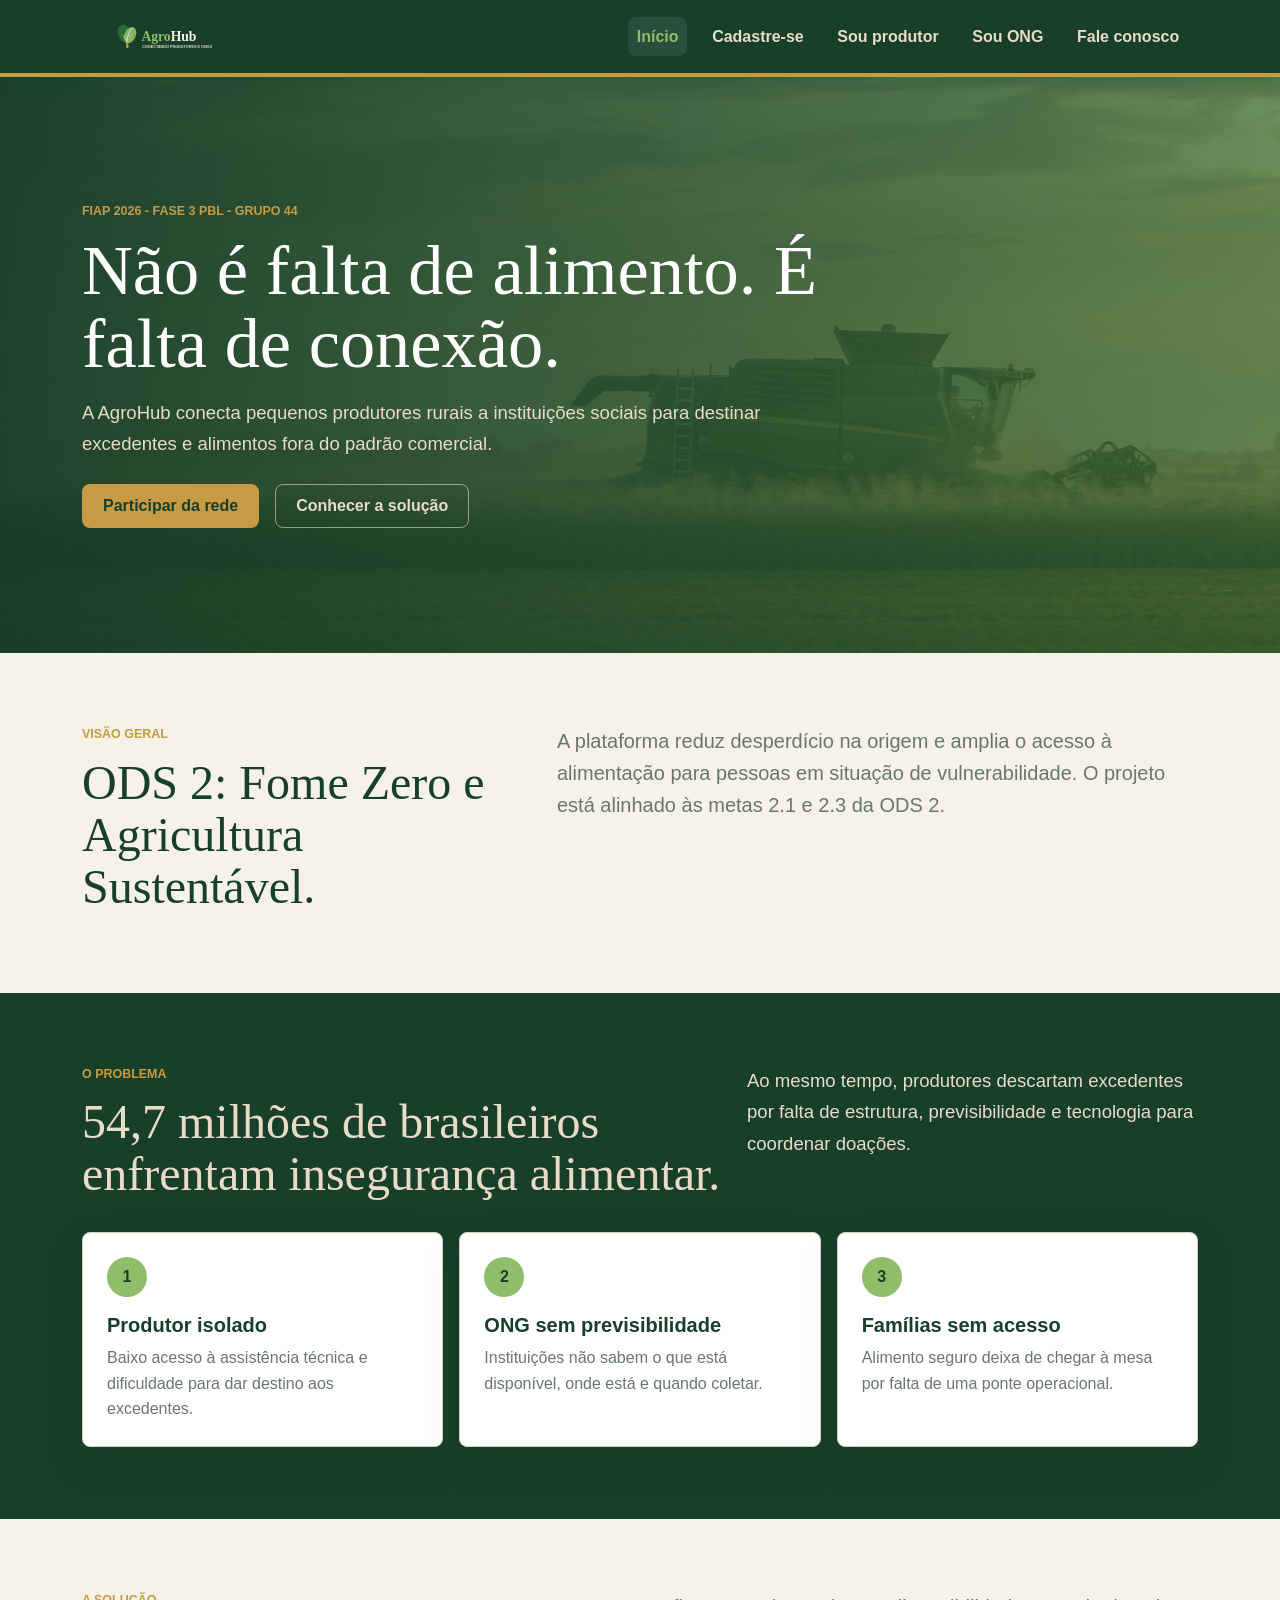
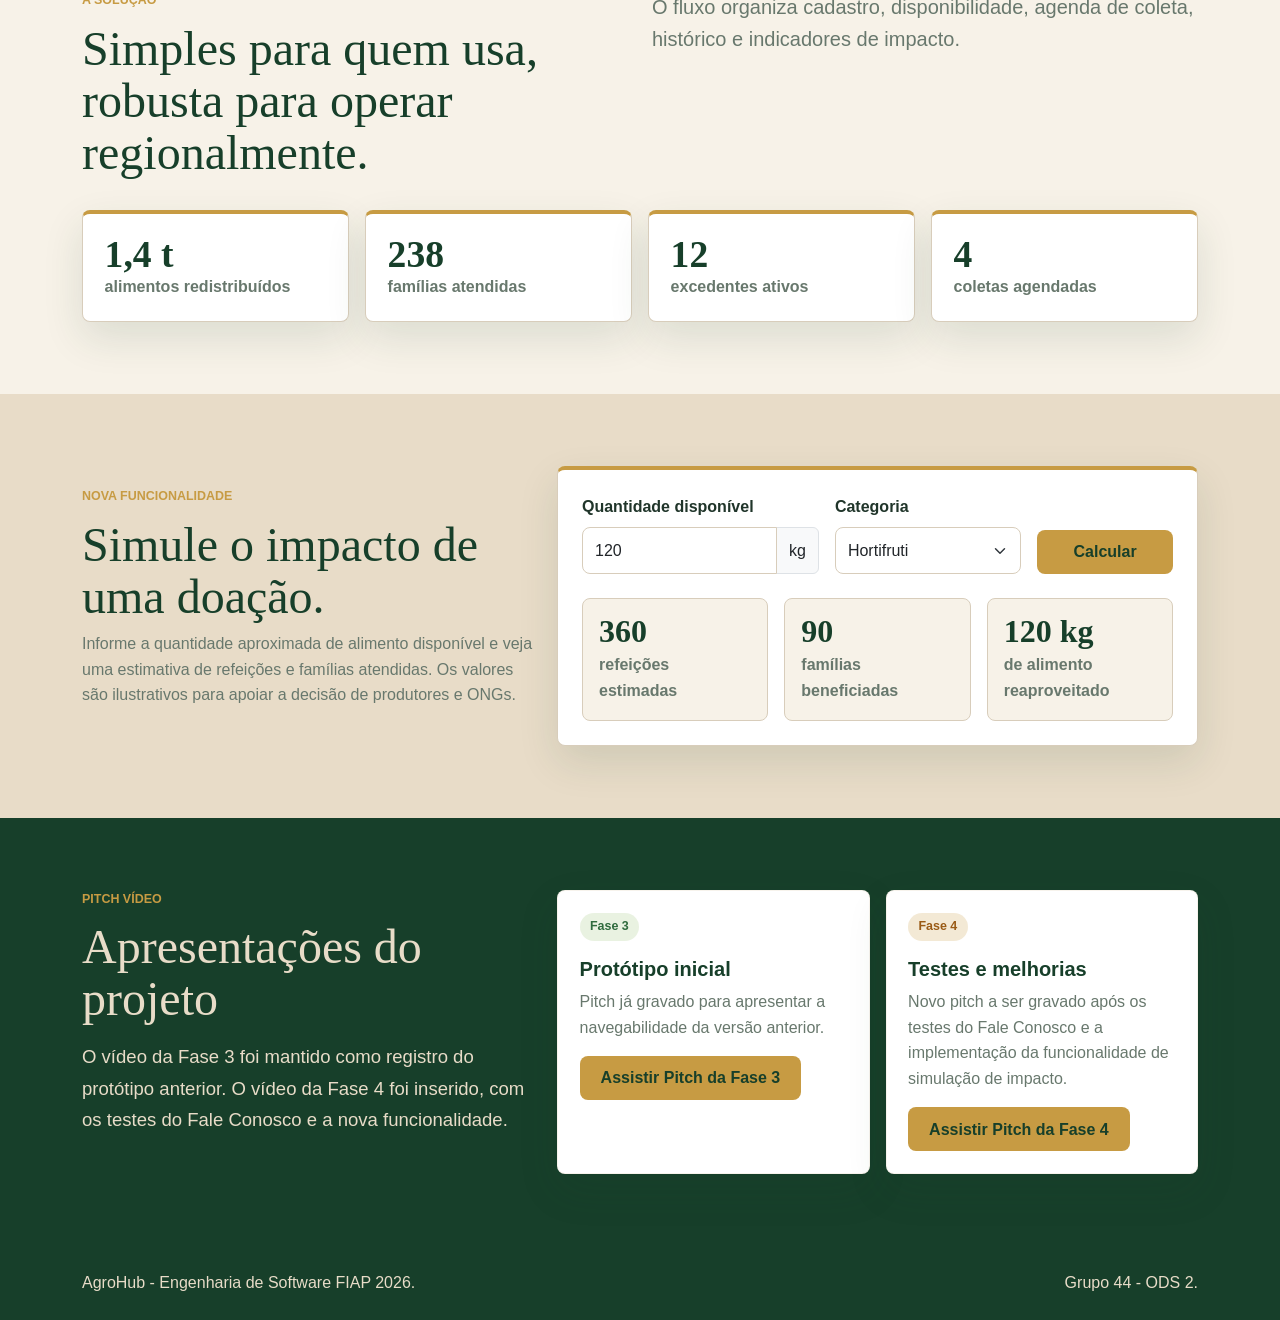
<file: index.html>
<!DOCTYPE html>
<html lang="pt-BR">

<head>
    <meta charset="UTF-8">
    <meta name="viewport" content="width=device-width, initial-scale=1.0">
    <meta name="description"
        content="AgroHub conecta pequenos produtores rurais a ONGs para reduzir desperdício de alimentos.">
    <title>AgroHub | Início</title>
    <link href="https://cdn.jsdelivr.net/npm/bootstrap@5.3.3/dist/css/bootstrap.min.css" rel="stylesheet">
    <link rel="stylesheet" href="css/agrohub.css">
</head>

<body class="ah-page">
    <!-- Menu principal usado em todas as páginas do site. -->
    <nav class="navbar navbar-expand-lg navbar-dark ah-navbar">
        <div class="container">
            <a class="navbar-brand" href="index.html" aria-label="AgroHub - Início">
                <img class="ah-logo" src="img/agrohub_logo.svg" alt="AgroHub">
            </a>
            <button class="navbar-toggler ah-nav-toggle" type="button" data-bs-toggle="collapse"
                data-bs-target="#ahNavbar" aria-controls="ahNavbar" aria-expanded="false" aria-label="Abrir menu">
                <span class="navbar-toggler-icon"></span>
            </button>
            <div class="collapse navbar-collapse" id="ahNavbar">
                <div class="navbar-nav ms-auto gap-lg-3">
                    <a class="ah-nav-link" href="index.html">Início</a>
                    <a class="ah-nav-link" href="cadastro.html">Cadastre-se</a>
                    <a class="ah-nav-link" href="produtor.html">Sou produtor</a>
                    <a class="ah-nav-link" href="ong.html">Sou ONG</a>
                    <a class="ah-nav-link" href="contato.html">Fale conosco</a>
                </div>
            </div>
        </div>
    </nav>

    <main>
        <!-- Abertura da página inicial: apresenta o problema central do projeto. -->
        <section class="ah-hero">
            <div class="container">
                <div class="row align-items-center">
                    <div class="col-lg-8">
                        <span class="ah-eyebrow">FIAP 2026 - Fase 3 PBL - Grupo 44</span>
                        <h1 class="ah-title mb-3">Não é falta de alimento. É falta de conexão.</h1>
                        <p class="ah-lead mb-4">
                            A AgroHub conecta pequenos produtores rurais a instituições sociais para destinar excedentes
                            e alimentos fora do padrão comercial.
                        </p>
                        <div class="d-flex flex-wrap gap-3">
                            <a class="ah-btn" href="cadastro.html">Participar da rede</a>
                            <a class="ah-btn ah-btn-outline" href="#sobre">Conhecer a solução</a>
                        </div>
                    </div>
                </div>
            </div>
        </section>

        <!-- Resumo do projeto e alinhamento com a ODS escolhida. -->
        <section class="ah-section" id="sobre">
            <div class="container">
                <div class="row g-4 align-items-start">
                    <div class="col-lg-5">
                        <span class="ah-eyebrow">Visão geral</span>
                        <h2 class="ah-section-title">ODS 2: Fome Zero e Agricultura Sustentável.</h2>
                    </div>
                    <div class="col-lg-7">
                        <p class="fs-5 ah-text-muted">
                            A plataforma reduz desperdício na origem e amplia o acesso à alimentação para pessoas em
                            situação de vulnerabilidade. O projeto está alinhado às metas 2.1 e 2.3 da ODS 2.
                        </p>
                    </div>
                </div>
            </div>
        </section>

        <!-- Problema dividido em três pontos para facilitar a leitura. -->
        <section class="ah-section ah-section-dark" id="problema">
            <div class="container">
                <div class="row g-4 mb-4">
                    <div class="col-lg-7">
                        <span class="ah-eyebrow">O problema</span>
                        <h2 class="ah-section-title">54,7 milhões de brasileiros enfrentam insegurança alimentar.</h2>
                    </div>
                    <div class="col-lg-5">
                        <p class="ah-lead">
                            Ao mesmo tempo, produtores descartam excedentes por falta de estrutura, previsibilidade e
                            tecnologia para coordenar doações.
                        </p>
                    </div>
                </div>
                <div class="row g-3">
                    <div class="col-md-4">
                        <article class="ah-card">
                            <span class="ah-step">1</span>
                            <h3 class="ah-card-title h5">Produtor isolado</h3>
                            <p class="ah-text-muted mb-0">Baixo acesso à assistência técnica e dificuldade para dar
                                destino aos excedentes.</p>
                        </article>
                    </div>
                    <div class="col-md-4">
                        <article class="ah-card">
                            <span class="ah-step">2</span>
                            <h3 class="ah-card-title h5">ONG sem previsibilidade</h3>
                            <p class="ah-text-muted mb-0">Instituições não sabem o que está disponível, onde está e
                                quando coletar.</p>
                        </article>
                    </div>
                    <div class="col-md-4">
                        <article class="ah-card">
                            <span class="ah-step">3</span>
                            <h3 class="ah-card-title h5">Famílias sem acesso</h3>
                            <p class="ah-text-muted mb-0">Alimento seguro deixa de chegar à mesa por falta de uma ponte
                                operacional.</p>
                        </article>
                    </div>
                </div>
            </div>
        </section>

        <!-- Solução proposta e indicadores simulados para apresentação. -->
        <section class="ah-section" id="solucao">
            <div class="container">
                <div class="row g-4 align-items-start mb-4">
                    <div class="col-lg-6">
                        <span class="ah-eyebrow">A solução</span>
                        <h2 class="ah-section-title">Simples para quem usa, robusta para operar regionalmente.</h2>
                    </div>
                    <div class="col-lg-6">
                        <p class="fs-5 ah-text-muted">
                            O fluxo organiza cadastro, disponibilidade, agenda de coleta, histórico e indicadores de
                            impacto.
                        </p>
                    </div>
                </div>
                <div class="row g-3">
                    <div class="col-md-3 col-6">
                        <div class="ah-stat">
                            <strong class="ah-stat-number">1,4 t</strong>
                            <span class="ah-stat-label">alimentos redistribuídos</span>
                        </div>
                    </div>
                    <div class="col-md-3 col-6">
                        <div class="ah-stat">
                            <strong class="ah-stat-number">238</strong>
                            <span class="ah-stat-label">famílias atendidas</span>
                        </div>
                    </div>
                    <div class="col-md-3 col-6">
                        <div class="ah-stat">
                            <strong class="ah-stat-number">12</strong>
                            <span class="ah-stat-label">excedentes ativos</span>
                        </div>
                    </div>
                    <div class="col-md-3 col-6">
                        <div class="ah-stat">
                            <strong class="ah-stat-number">4</strong>
                            <span class="ah-stat-label">coletas agendadas</span>
                        </div>
                    </div>
                </div>
            </div>
        </section>

        <!-- Funcionalidade nova da Fase 4: simula o impacto de uma doação. -->
        <section class="ah-section ah-section-soft" id="simulador">
            <div class="container">
                <div class="row g-4 align-items-center">
                    <div class="col-lg-5">
                        <span class="ah-eyebrow">Nova funcionalidade</span>
                        <h2 class="ah-section-title">Simule o impacto de uma doação.</h2>
                        <p class="ah-text-muted">
                            Informe a quantidade aproximada de alimento disponível e veja uma estimativa de refeições
                            e famílias atendidas. Os valores são ilustrativos para apoiar a decisão de produtores e
                            ONGs.
                        </p>
                    </div>

                    <div class="col-lg-7">
                        <form class="ah-panel ah-impact-tool" data-impact-form>
                            <div class="row g-3 align-items-end">
                                <div class="col-md-5">
                                    <label class="form-label fw-bold" for="impacto-kg">Quantidade disponível</label>
                                    <div class="input-group">
                                        <input class="form-control ah-form-control" id="impacto-kg" type="number"
                                            min="1" max="5000" value="120" data-impact-kg>
                                        <span class="input-group-text">kg</span>
                                    </div>
                                </div>

                                <div class="col-md-4">
                                    <label class="form-label fw-bold" for="impacto-categoria">Categoria</label>
                                    <select class="form-select ah-form-control" id="impacto-categoria"
                                        data-impact-category>
                                        <option value="hortifruti">Hortifruti</option>
                                        <option value="graos">Grãos</option>
                                        <option value="laticinios">Laticínios</option>
                                    </select>
                                </div>

                                <div class="col-md-3">
                                    <button class="ah-btn w-100" type="submit">Calcular</button>
                                </div>
                            </div>

                            <div class="ah-impact-result mt-4" aria-live="polite">
                                <div>
                                    <strong data-impact-meals>360</strong>
                                    <span>refeições estimadas</span>
                                </div>
                                <div>
                                    <strong data-impact-families>90</strong>
                                    <span>famílias beneficiadas</span>
                                </div>
                                <div>
                                    <strong data-impact-waste>120 kg</strong>
                                    <span>de alimento reaproveitado</span>
                                </div>
                            </div>
                        </form>
                    </div>
                </div>
            </div>
        </section>

        <!-- Pitch Vídeo: preserva o vídeo da Fase 3 e reserva espaço para o novo vídeo da Fase 4. -->
        <section class="ah-section ah-section-dark" id="pitch">
            <div class="container">
                <div class="row g-4 align-items-stretch">
                    <div class="col-lg-5">
                        <span class="ah-eyebrow">Pitch Vídeo</span>
                        <h2 class="ah-section-title mb-3">Apresentações do projeto</h2>
                        <p class="ah-lead mb-0">
                            O vídeo da Fase 3 foi mantido como registro do protótipo anterior. O vídeo da Fase 4 foi
                            inserido, com os testes do Fale Conosco e a nova funcionalidade.
                        </p>
                    </div>

                    <div class="col-lg-7">
                        <div class="row g-3">
                            <div class="col-md-6">
                                <article class="ah-pitch-card">
                                    <span class="ah-badge ah-badge-success">Fase 3</span>
                                    <h3 class="ah-card-title h5 mt-3">Protótipo inicial</h3>
                                    <p class="ah-text-muted">
                                        Pitch já gravado para apresentar a navegabilidade da versão anterior.
                                    </p>
                                    <a class="ah-btn"
                                        href="https://drive.google.com/file/d/1Q60UvvN7hrO8EKcji6_TGK2RlSb9yrnV/view?usp=sharing"
                                        target="_blank" rel="noopener noreferrer">
                                        Assistir Pitch da Fase 3
                                    </a>
                                </article>
                            </div>

                            <div class="col-md-6">
                                <article class="ah-pitch-card">
                                    <span class="ah-badge ah-badge-warning">Fase 4</span>
                                    <h3 class="ah-card-title h5 mt-3">Testes e melhorias</h3>
                                    <p class="ah-text-muted">
                                        Novo pitch a ser gravado após os testes do Fale Conosco e a implementação da
                                        funcionalidade de simulação de impacto.
                                    </p>
                                    <a class="ah-btn" href="https://youtube.com/shorts/YjEcv2xwYz8" target="_blank"
                                        rel="noopener noreferrer">
                                        Assistir Pitch da Fase 4
                                    </a>
                                </article>
                            </div>
                        </div>
                    </div>
                </div>
            </div>
        </section>
    </main>

    <!-- Rodapé simples, repetido nas demais páginas. -->
    <footer class="ah-footer py-4">
        <div class="container d-flex flex-column flex-md-row justify-content-between gap-2">
            <p>AgroHub - Engenharia de Software FIAP 2026.</p>
            <p>Grupo 44 - ODS 2.</p>
        </div>
    </footer>

    <script src="js/main.js" defer></script>
    <script src="https://cdn.jsdelivr.net/npm/bootstrap@5.3.3/dist/js/bootstrap.bundle.min.js" defer></script>
</body>

</html>
</file>
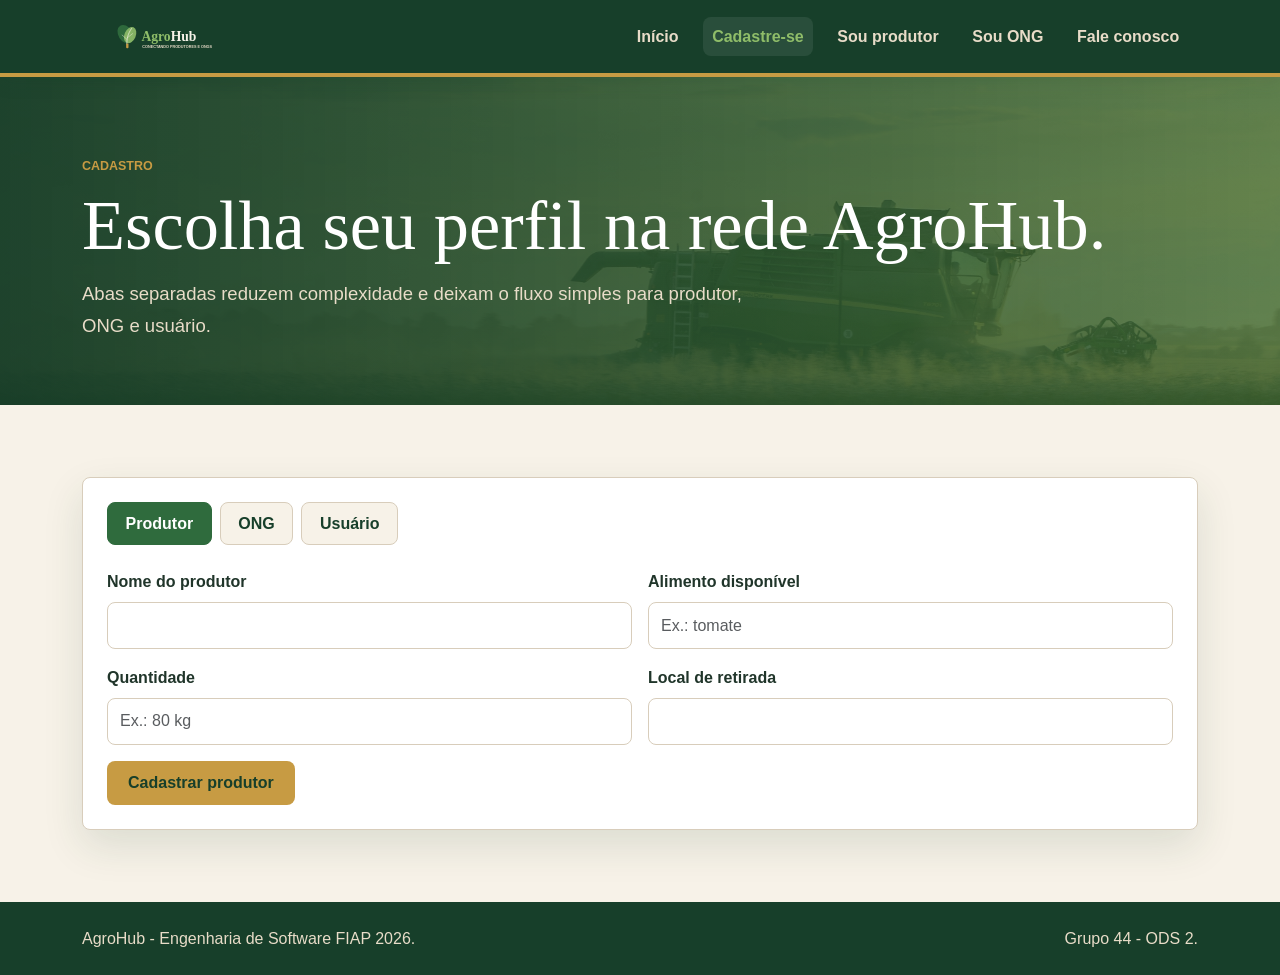
<file: cadastro.html>
<!DOCTYPE html>
<html lang="pt-BR">
<head>
    <meta charset="UTF-8">
    <meta name="viewport" content="width=device-width, initial-scale=1.0">
    <meta name="description" content="Cadastro AgroHub para produtor, ONG e usuário beneficiário.">
    <title>AgroHub | Cadastro</title>
    <link href="https://cdn.jsdelivr.net/npm/bootstrap@5.3.3/dist/css/bootstrap.min.css" rel="stylesheet">
    <link rel="stylesheet" href="css/agrohub.css">
</head>
<body class="ah-page">
    <!-- Menu principal usado em todas as páginas do site. -->
    <nav class="navbar navbar-expand-lg navbar-dark ah-navbar">
        <div class="container">
            <a class="navbar-brand" href="index.html" aria-label="AgroHub - Início">
                <img class="ah-logo" src="img/agrohub_logo.svg" alt="AgroHub">
            </a>
            <button class="navbar-toggler ah-nav-toggle" type="button" data-bs-toggle="collapse" data-bs-target="#ahNavbar"
                aria-controls="ahNavbar" aria-expanded="false" aria-label="Abrir menu">
                <span class="navbar-toggler-icon"></span>
            </button>
            <div class="collapse navbar-collapse" id="ahNavbar">
                <div class="navbar-nav ms-auto gap-lg-3">
                    <a class="ah-nav-link" href="index.html">Início</a>
                    <a class="ah-nav-link" href="cadastro.html">Cadastre-se</a>
                    <a class="ah-nav-link" href="produtor.html">Sou produtor</a>
                    <a class="ah-nav-link" href="ong.html">Sou ONG</a>
                    <a class="ah-nav-link" href="contato.html">Fale conosco</a>
                </div>
            </div>
        </div>
    </nav>

    <main>
        <!-- Cabeçalho da página de cadastro. -->
        <section class="ah-page-hero">
            <div class="container">
                <span class="ah-eyebrow">Cadastro</span>
                <h1 class="ah-title mb-3">Escolha seu perfil na rede AgroHub.</h1>
                <p class="ah-lead mb-0">Abas separadas reduzem complexidade e deixam o fluxo simples para produtor, ONG e usuário.</p>
            </div>
        </section>

        <!-- Abas de cadastro: cada perfil possui os campos realmente necessários. -->
        <section class="ah-section">
            <div class="container">
                <div class="ah-panel">
                    <div class="d-flex flex-wrap gap-2 mb-4" role="tablist" aria-label="Tipos de cadastro">
                        <button class="ah-tab active" type="button" role="tab" data-tab="produtor" aria-controls="painel-produtor" aria-selected="true">Produtor</button>
                        <button class="ah-tab" type="button" role="tab" data-tab="ong" aria-controls="painel-ong" aria-selected="false">ONG</button>
                        <button class="ah-tab" type="button" role="tab" data-tab="usuario" aria-controls="painel-usuario" aria-selected="false">Usuário</button>
                    </div>

                    <!-- Cadastro do produtor: mantido curto para facilitar o uso no campo. -->
                    <form class="ah-panel-form" id="painel-produtor" role="tabpanel" data-panel="produtor" data-ah-form novalidate>
                        <div class="row g-3">
                            <div class="col-md-6">
                                <label class="form-label fw-bold" for="produtor-nome">Nome do produtor</label>
                                <input class="form-control ah-form-control" id="produtor-nome" name="produtor-nome" type="text" autocomplete="name" required>
                                <div class="invalid-feedback">Informe o nome do produtor.</div>
                            </div>
                            <div class="col-md-6">
                                <label class="form-label fw-bold" for="produtor-alimento">Alimento disponível</label>
                                <input class="form-control ah-form-control" id="produtor-alimento" name="produtor-alimento" type="text" placeholder="Ex.: tomate" required>
                                <div class="invalid-feedback">Informe o alimento disponível.</div>
                            </div>
                            <div class="col-md-6">
                                <label class="form-label fw-bold" for="produtor-quantidade">Quantidade</label>
                                <input class="form-control ah-form-control" id="produtor-quantidade" name="produtor-quantidade" type="text" placeholder="Ex.: 80 kg" required>
                                <div class="invalid-feedback">Informe a quantidade aproximada.</div>
                            </div>
                            <div class="col-md-6">
                                <label class="form-label fw-bold" for="produtor-retirada">Local de retirada</label>
                                <input class="form-control ah-form-control" id="produtor-retirada" name="produtor-retirada" type="text" autocomplete="street-address" required>
                                <div class="invalid-feedback">Informe o local de retirada.</div>
                            </div>
                            <div class="col-12">
                                <p class="ah-success d-none p-3 mb-3" data-form-success hidden>Cadastro de produtor recebido com sucesso.</p>
                                <button class="ah-btn" type="submit">Cadastrar produtor</button>
                            </div>
                        </div>
                    </form>

                    <!-- Cadastro da ONG: dados básicos para contato e validação institucional. -->
                    <form class="ah-panel-form d-none" id="painel-ong" role="tabpanel" data-panel="ong" data-ah-form novalidate>
                        <div class="row g-3">
                            <div class="col-md-6">
                                <label class="form-label fw-bold" for="ong-nome">Nome da ONG</label>
                                <input class="form-control ah-form-control" id="ong-nome" name="ong-nome" type="text" autocomplete="organization" required>
                                <div class="invalid-feedback">Informe o nome da ONG.</div>
                            </div>
                            <div class="col-md-6">
                                <label class="form-label fw-bold" for="ong-cnpj">CNPJ</label>
                                <input class="form-control ah-form-control" id="ong-cnpj" name="ong-cnpj" type="text" required>
                                <div class="invalid-feedback">Informe o CNPJ.</div>
                            </div>
                            <div class="col-md-6">
                                <label class="form-label fw-bold" for="ong-email">E-mail</label>
                                <input class="form-control ah-form-control" id="ong-email" name="ong-email" type="email" autocomplete="email" required>
                                <div class="invalid-feedback">Informe um e-mail válido.</div>
                            </div>
                            <div class="col-md-6">
                                <label class="form-label fw-bold" for="ong-cidade">Cidade</label>
                                <input class="form-control ah-form-control" id="ong-cidade" name="ong-cidade" type="text" autocomplete="address-level2" required>
                                <div class="invalid-feedback">Informe a cidade da ONG.</div>
                            </div>
                            <div class="col-12">
                                <p class="ah-success d-none p-3 mb-3" data-form-success hidden>Cadastro de ONG recebido com sucesso.</p>
                                <button class="ah-btn" type="submit">Cadastrar ONG</button>
                            </div>
                        </div>
                    </form>

                    <!-- Cadastro do usuário beneficiário: foco em localização e contato. -->
                    <form class="ah-panel-form d-none" id="painel-usuario" role="tabpanel" data-panel="usuario" data-ah-form novalidate>
                        <div class="row g-3">
                            <div class="col-md-6">
                                <label class="form-label fw-bold" for="usuario-nome">Nome completo</label>
                                <input class="form-control ah-form-control" id="usuario-nome" name="usuario-nome" type="text" autocomplete="name" required>
                                <div class="invalid-feedback">Informe o nome completo.</div>
                            </div>
                            <div class="col-md-6">
                                <label class="form-label fw-bold" for="usuario-email">E-mail</label>
                                <input class="form-control ah-form-control" id="usuario-email" name="usuario-email" type="email" autocomplete="email" required>
                                <div class="invalid-feedback">Informe um e-mail válido.</div>
                            </div>
                            <div class="col-md-6">
                                <label class="form-label fw-bold" for="usuario-cidade">Cidade</label>
                                <input class="form-control ah-form-control" id="usuario-cidade" name="usuario-cidade" type="text" autocomplete="address-level2" required>
                                <div class="invalid-feedback">Informe sua cidade.</div>
                            </div>
                            <div class="col-md-6">
                                <label class="form-label fw-bold" for="usuario-bairro">Bairro</label>
                                <input class="form-control ah-form-control" id="usuario-bairro" name="usuario-bairro" type="text" autocomplete="address-level3" required>
                                <div class="invalid-feedback">Informe seu bairro.</div>
                            </div>
                            <div class="col-12">
                                <p class="ah-success d-none p-3 mb-3" data-form-success hidden>Cadastro de usuário recebido com sucesso.</p>
                                <button class="ah-btn" type="submit">Cadastrar usuário</button>
                            </div>
                        </div>
                    </form>
                </div>
            </div>
        </section>
    </main>

    <!-- Rodapé simples, repetido nas demais páginas. -->
    <footer class="ah-footer py-4">
        <div class="container d-flex flex-column flex-md-row justify-content-between gap-2">
            <p>AgroHub - Engenharia de Software FIAP 2026.</p>
            <p>Grupo 44 - ODS 2.</p>
        </div>
    </footer>

    <script src="js/main.js" defer></script>
    <script src="https://cdn.jsdelivr.net/npm/bootstrap@5.3.3/dist/js/bootstrap.bundle.min.js" defer></script>
</body>
</html>
</file>
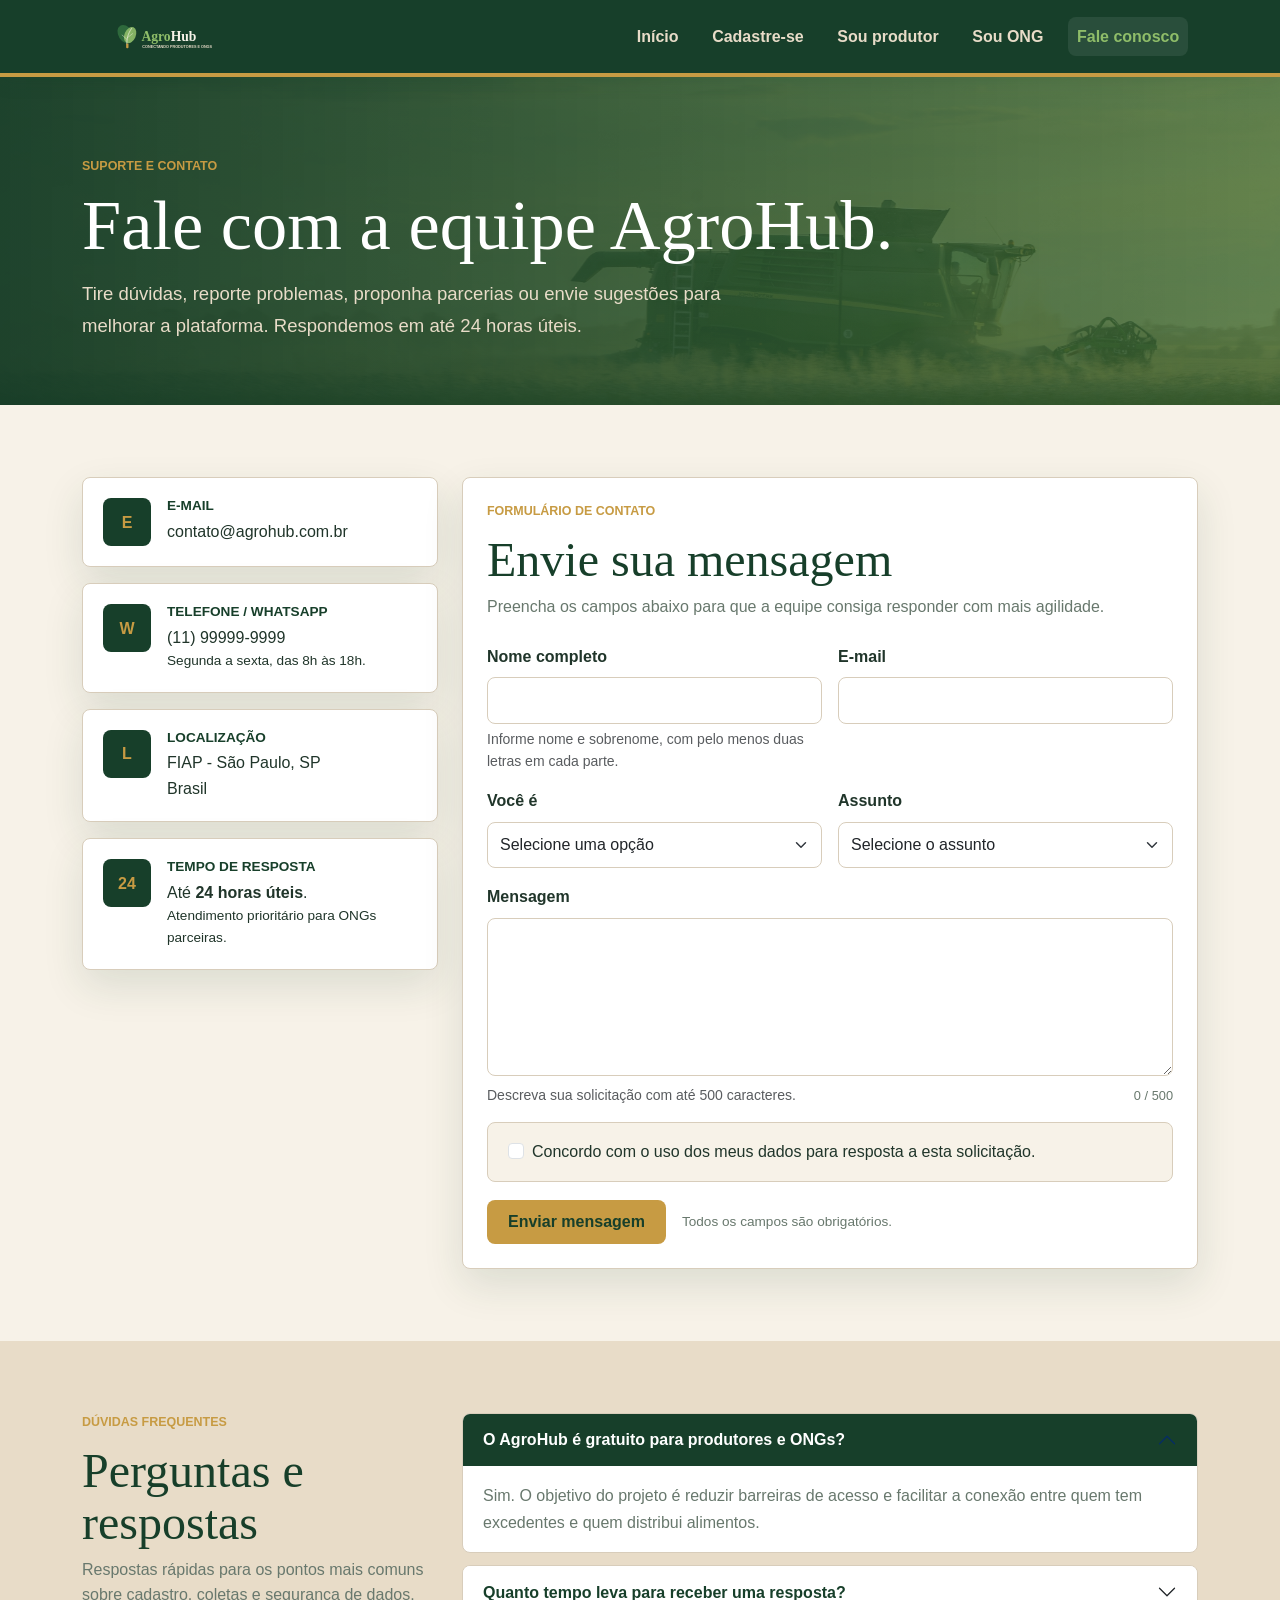
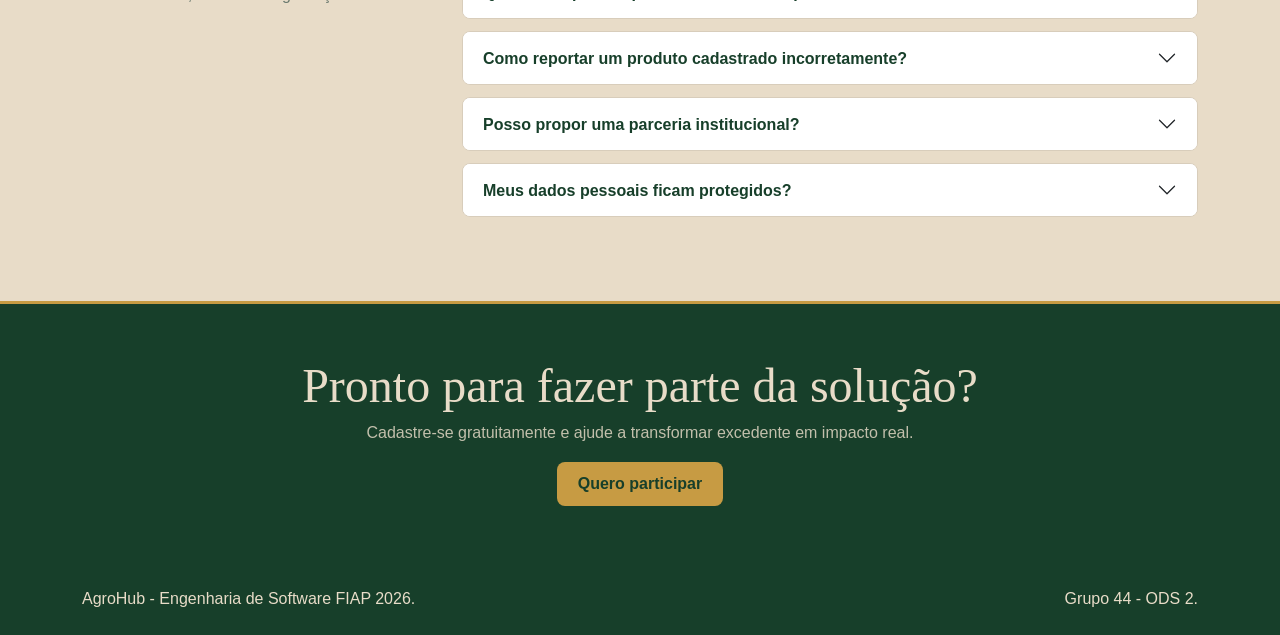
<file: contato.html>
<!DOCTYPE html>
<html lang="pt-BR">
<head>
    <meta charset="UTF-8">
    <meta name="viewport" content="width=device-width, initial-scale=1.0">
    <meta name="description" content="Fale conosco da AgroHub com formulário HTML5 válido.">
    <title>AgroHub | Fale conosco</title>
    <link href="https://cdn.jsdelivr.net/npm/bootstrap@5.3.3/dist/css/bootstrap.min.css" rel="stylesheet">
    <link rel="stylesheet" href="css/agrohub.css">
</head>
<body class="ah-page">
    <!-- Menu principal usado em todas as páginas do site. -->
    <nav class="navbar navbar-expand-lg navbar-dark ah-navbar">
        <div class="container">
            <a class="navbar-brand" href="index.html" aria-label="AgroHub - Início">
                <img class="ah-logo" src="img/agrohub_logo.svg" alt="AgroHub">
            </a>
            <button class="navbar-toggler ah-nav-toggle" type="button" data-bs-toggle="collapse" data-bs-target="#ahNavbar"
                aria-controls="ahNavbar" aria-expanded="false" aria-label="Abrir menu">
                <span class="navbar-toggler-icon"></span>
            </button>
            <div class="collapse navbar-collapse" id="ahNavbar">
                <div class="navbar-nav ms-auto gap-lg-3">
                    <a class="ah-nav-link" href="index.html">Início</a>
                    <a class="ah-nav-link" href="cadastro.html">Cadastre-se</a>
                    <a class="ah-nav-link" href="produtor.html">Sou produtor</a>
                    <a class="ah-nav-link" href="ong.html">Sou ONG</a>
                    <a class="ah-nav-link" href="contato.html">Fale conosco</a>
                </div>
            </div>
        </div>
    </nav>

    <main>
        <!-- Apresentação da página de contato. -->
        <section class="ah-page-hero">
            <div class="container">
                <span class="ah-eyebrow">Suporte e contato</span>
                <h1 class="ah-title mb-3">Fale com a equipe AgroHub.</h1>
                <p class="ah-lead mb-0">
                    Tire dúvidas, reporte problemas, proponha parcerias ou envie sugestões para melhorar a plataforma.
                    Respondemos em até 24 horas úteis.
                </p>
            </div>
        </section>

        <!-- Canais de atendimento e formulário principal. -->
        <section class="ah-section">
            <div class="container">
                <div class="row g-4">
                    <div class="col-lg-4">
                        <aside class="ah-contact-card">
                            <div class="ah-contact-icon">E</div>
                            <div>
                                <h2 class="ah-contact-title">E-mail</h2>
                                <a href="mailto:contato@agrohub.com.br">contato@agrohub.com.br</a>
                            </div>
                        </aside>

                        <aside class="ah-contact-card">
                            <div class="ah-contact-icon">W</div>
                            <div>
                                <h2 class="ah-contact-title">Telefone / WhatsApp</h2>
                                <a href="https://wa.me/5511999999999" target="_blank" rel="noopener">(11) 99999-9999</a>
                                <p class="ah-contact-note">Segunda a sexta, das 8h às 18h.</p>
                            </div>
                        </aside>

                        <aside class="ah-contact-card">
                            <div class="ah-contact-icon">L</div>
                            <div>
                                <h2 class="ah-contact-title">Localização</h2>
                                <p>FIAP - São Paulo, SP<br>Brasil</p>
                            </div>
                        </aside>

                        <aside class="ah-contact-card">
                            <div class="ah-contact-icon">24</div>
                            <div>
                                <h2 class="ah-contact-title">Tempo de resposta</h2>
                                <p>Até <strong>24 horas úteis</strong>.</p>
                                <p class="ah-contact-note">Atendimento prioritário para ONGs parceiras.</p>
                            </div>
                        </aside>
                    </div>

                    <div class="col-lg-8">
                        <form class="ah-panel" id="form-contato" data-ah-form data-contact-form novalidate>
                            <span class="ah-eyebrow">Formulário de contato</span>
                            <h2 class="ah-section-title mb-2">Envie sua mensagem</h2>
                            <p class="ah-text-muted mb-4">
                                Preencha os campos abaixo para que a equipe consiga responder com mais agilidade.
                            </p>

                            <div class="row g-3">
                                <div class="col-md-6">
                                    <label class="form-label fw-bold" for="nome">Nome completo</label>
                                    <input class="form-control ah-form-control" id="nome" name="nome" type="text"
                                        autocomplete="name" data-contact-name aria-describedby="nome-ajuda" required>
                                    <div class="form-text" id="nome-ajuda">Informe nome e sobrenome, com pelo menos duas letras em cada parte.</div>
                                    <div class="invalid-feedback">Informe nome e sobrenome com pelo menos duas letras cada.</div>
                                </div>

                                <div class="col-md-6">
                                    <label class="form-label fw-bold" for="email">E-mail</label>
                                    <input class="form-control ah-form-control" id="email" name="email" type="email"
                                        autocomplete="email" data-contact-email required>
                                    <div class="invalid-feedback">Informe um e-mail válido.</div>
                                </div>

                                <div class="col-md-6">
                                    <label class="form-label fw-bold" for="perfil">Você é</label>
                                    <select class="form-select ah-form-control" id="perfil" name="perfil" required>
                                        <option value="">Selecione uma opção</option>
                                        <option value="produtor">Produtor rural</option>
                                        <option value="ong">ONG ou organização social</option>
                                        <option value="usuario">Usuário beneficiário</option>
                                        <option value="parceiro">Parceiro ou empresa</option>
                                        <option value="imprensa">Imprensa</option>
                                        <option value="outro">Outro</option>
                                    </select>
                                    <div class="invalid-feedback">Selecione seu perfil.</div>
                                </div>

                                <div class="col-md-6">
                                    <label class="form-label fw-bold" for="assunto">Assunto</label>
                                    <select class="form-select ah-form-control" id="assunto" name="assunto" required>
                                        <option value="">Selecione o assunto</option>
                                        <option value="duvida">Dúvida sobre a plataforma</option>
                                        <option value="cadastro">Problema no cadastro</option>
                                        <option value="coleta">Agendamento de coleta</option>
                                        <option value="parceria">Proposta de parceria</option>
                                        <option value="imprensa">Solicitação de imprensa</option>
                                        <option value="feedback">Feedback ou sugestão</option>
                                        <option value="bug">Reportar um problema</option>
                                        <option value="outro">Outro</option>
                                    </select>
                                    <div class="invalid-feedback">Selecione o assunto.</div>
                                </div>

                                <div class="col-12">
                                    <label class="form-label fw-bold" for="mensagem">Mensagem</label>
                                    <textarea class="form-control ah-form-control" id="mensagem" name="mensagem"
                                        rows="6" maxlength="500" data-char-source data-contact-message
                                        aria-describedby="mensagem-ajuda" required></textarea>
                                    <div class="d-flex flex-column flex-sm-row justify-content-between gap-1 mt-1">
                                        <div class="form-text" id="mensagem-ajuda">Descreva sua solicitação com até 500 caracteres.</div>
                                        <div class="ah-char-counter" data-char-counter>0 / 500</div>
                                    </div>
                                    <div class="invalid-feedback">Descreva sua mensagem em até 500 caracteres.</div>
                                </div>

                                <div class="col-12">
                                    <div class="form-check ah-check">
                                        <input class="form-check-input" type="checkbox" id="lgpd" name="lgpd" required>
                                        <label class="form-check-label" for="lgpd">
                                            Concordo com o uso dos meus dados para resposta a esta solicitação.
                                        </label>
                                        <div class="invalid-feedback">Aceite o uso dos dados para continuar.</div>
                                    </div>
                                </div>

                                <div class="col-12">
                                    <p class="ah-success d-none p-3 mb-3" id="form-success" data-form-success hidden>
                                        Mensagem enviada com sucesso. Em breve nossa equipe entrará em contato.
                                    </p>
                                    <div class="d-flex flex-wrap align-items-center gap-3">
                                        <button class="ah-btn" type="submit">Enviar mensagem</button>
                                        <span class="ah-required-note">Todos os campos são obrigatórios.</span>
                                    </div>
                                </div>
                            </div>
                        </form>
                    </div>
                </div>
            </div>
        </section>

        <!-- Perguntas frequentes para resolver dúvidas sem depender de atendimento. -->
        <section class="ah-section ah-section-soft">
            <div class="container">
                <div class="row g-4">
                    <div class="col-lg-4">
                        <span class="ah-eyebrow">Dúvidas frequentes</span>
                        <h2 class="ah-section-title">Perguntas e respostas</h2>
                        <p class="ah-text-muted">
                            Respostas rápidas para os pontos mais comuns sobre cadastro, coletas e segurança de dados.
                        </p>
                    </div>

                    <div class="col-lg-8">
                        <div class="accordion ah-faq" id="faqContato">
                            <div class="accordion-item">
                                <h3 class="accordion-header">
                                    <button class="accordion-button" type="button" data-bs-toggle="collapse"
                                        data-bs-target="#faq1" aria-expanded="true" aria-controls="faq1">
                                        O AgroHub é gratuito para produtores e ONGs?
                                    </button>
                                </h3>
                                <div id="faq1" class="accordion-collapse collapse show" data-bs-parent="#faqContato">
                                    <div class="accordion-body">
                                        Sim. O objetivo do projeto é reduzir barreiras de acesso e facilitar a conexão
                                        entre quem tem excedentes e quem distribui alimentos.
                                    </div>
                                </div>
                            </div>

                            <div class="accordion-item">
                                <h3 class="accordion-header">
                                    <button class="accordion-button collapsed" type="button" data-bs-toggle="collapse"
                                        data-bs-target="#faq2" aria-expanded="false" aria-controls="faq2">
                                        Quanto tempo leva para receber uma resposta?
                                    </button>
                                </h3>
                                <div id="faq2" class="accordion-collapse collapse" data-bs-parent="#faqContato">
                                    <div class="accordion-body">
                                        A previsão de retorno é de até 24 horas úteis. Demandas de coleta de ONGs
                                        parceiras recebem prioridade.
                                    </div>
                                </div>
                            </div>

                            <div class="accordion-item">
                                <h3 class="accordion-header">
                                    <button class="accordion-button collapsed" type="button" data-bs-toggle="collapse"
                                        data-bs-target="#faq3" aria-expanded="false" aria-controls="faq3">
                                        Como reportar um produto cadastrado incorretamente?
                                    </button>
                                </h3>
                                <div id="faq3" class="accordion-collapse collapse" data-bs-parent="#faqContato">
                                    <div class="accordion-body">
                                        Use o assunto "Reportar um problema" e descreva o alimento, o produtor e o erro
                                        encontrado. Assim a equipe consegue avaliar o caso.
                                    </div>
                                </div>
                            </div>

                            <div class="accordion-item">
                                <h3 class="accordion-header">
                                    <button class="accordion-button collapsed" type="button" data-bs-toggle="collapse"
                                        data-bs-target="#faq4" aria-expanded="false" aria-controls="faq4">
                                        Posso propor uma parceria institucional?
                                    </button>
                                </h3>
                                <div id="faq4" class="accordion-collapse collapse" data-bs-parent="#faqContato">
                                    <div class="accordion-body">
                                        Sim. Selecione "Proposta de parceria" no formulário e envie um resumo da ideia,
                                        da instituição e da região de atuação.
                                    </div>
                                </div>
                            </div>

                            <div class="accordion-item">
                                <h3 class="accordion-header">
                                    <button class="accordion-button collapsed" type="button" data-bs-toggle="collapse"
                                        data-bs-target="#faq5" aria-expanded="false" aria-controls="faq5">
                                        Meus dados pessoais ficam protegidos?
                                    </button>
                                </h3>
                                <div id="faq5" class="accordion-collapse collapse" data-bs-parent="#faqContato">
                                    <div class="accordion-body">
                                        Os dados informados são usados apenas para responder a solicitação enviada pelo
                                        formulário de contato.
                                    </div>
                                </div>
                            </div>
                        </div>
                    </div>
                </div>
            </div>
        </section>

        <!-- Chamada final para levar o visitante ao fluxo de cadastro. -->
        <section class="ah-contact-cta">
            <div class="container text-center">
                <h2 class="ah-section-title">Pronto para fazer parte da solução?</h2>
                <p>Cadastre-se gratuitamente e ajude a transformar excedente em impacto real.</p>
                <a class="ah-btn" href="cadastro.html">Quero participar</a>
            </div>
        </section>
    </main>

    <!-- Rodapé simples, repetido nas demais páginas. -->
    <footer class="ah-footer py-4">
        <div class="container d-flex flex-column flex-md-row justify-content-between gap-2">
            <p>AgroHub - Engenharia de Software FIAP 2026.</p>
            <p>Grupo 44 - ODS 2.</p>
        </div>
    </footer>

    <script src="js/main.js" defer></script>
    <script src="https://cdn.jsdelivr.net/npm/bootstrap@5.3.3/dist/js/bootstrap.bundle.min.js" defer></script>
</body>
</html>
</file>
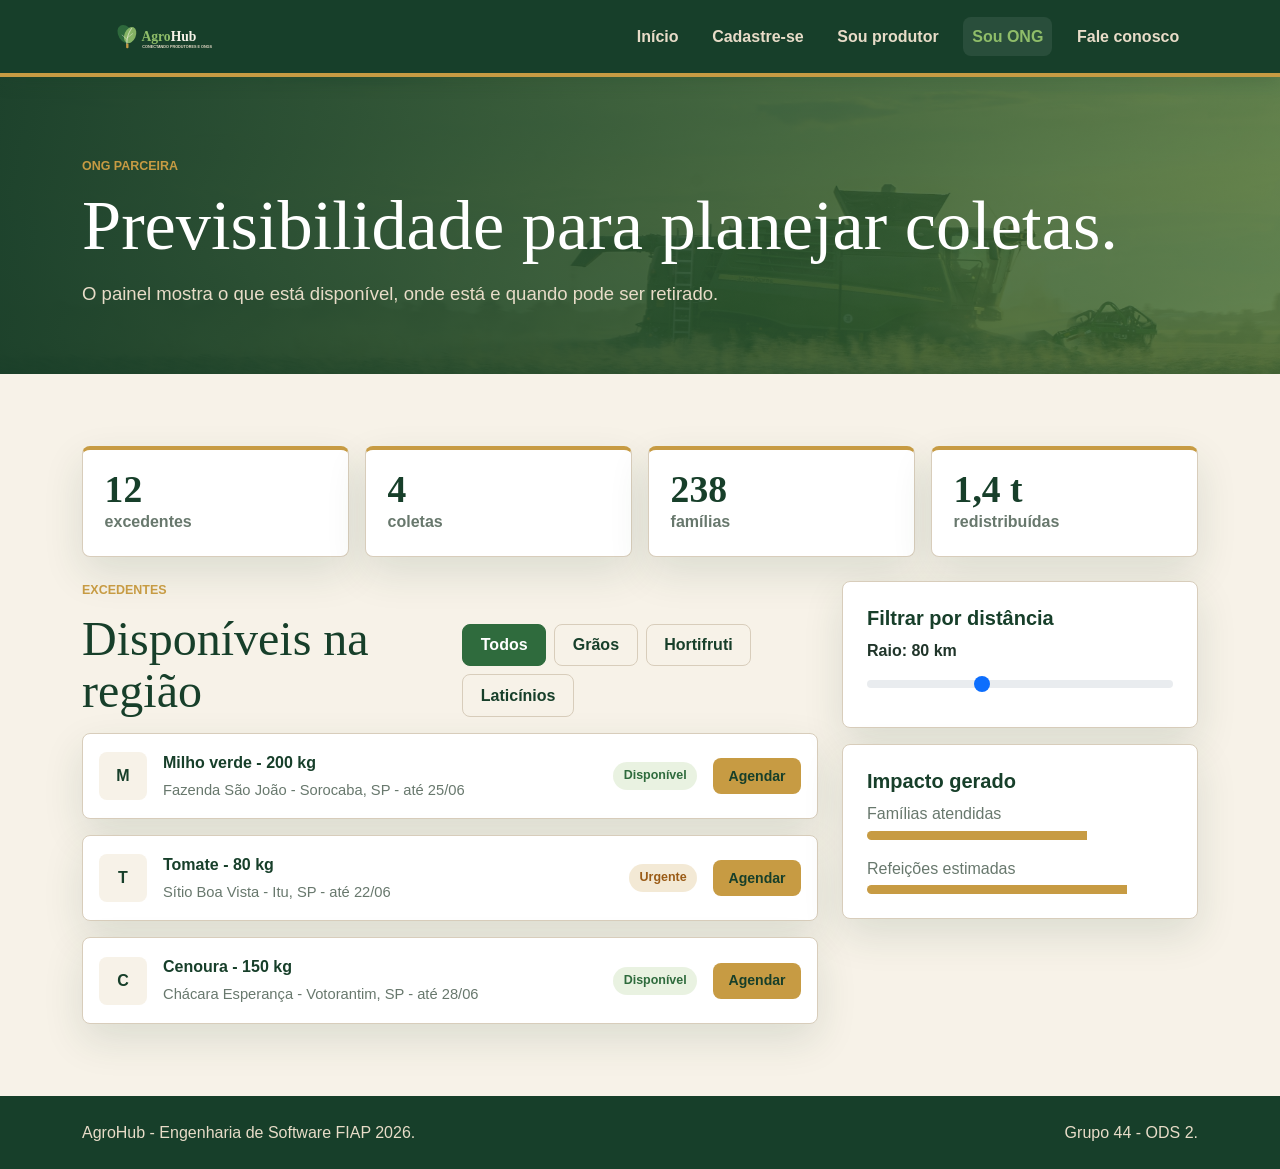
<file: ong.html>
<!DOCTYPE html>
<html lang="pt-BR">
<head>
    <meta charset="UTF-8">
    <meta name="viewport" content="width=device-width, initial-scale=1.0">
    <meta name="description" content="Painel da ONG parceira para ver excedentes, agendar coletas e acompanhar histórico.">
    <title>AgroHub | Sou ONG</title>
    <link href="https://cdn.jsdelivr.net/npm/bootstrap@5.3.3/dist/css/bootstrap.min.css" rel="stylesheet">
    <link rel="stylesheet" href="css/agrohub.css">
</head>
<body class="ah-page">
    <!-- Menu principal usado em todas as páginas do site. -->
    <nav class="navbar navbar-expand-lg navbar-dark ah-navbar">
        <div class="container">
            <a class="navbar-brand" href="index.html" aria-label="AgroHub - Início">
                <img class="ah-logo" src="img/agrohub_logo.svg" alt="AgroHub">
            </a>
            <button class="navbar-toggler ah-nav-toggle" type="button" data-bs-toggle="collapse" data-bs-target="#ahNavbar"
                aria-controls="ahNavbar" aria-expanded="false" aria-label="Abrir menu">
                <span class="navbar-toggler-icon"></span>
            </button>
            <div class="collapse navbar-collapse" id="ahNavbar">
                <div class="navbar-nav ms-auto gap-lg-3">
                    <a class="ah-nav-link" href="index.html">Início</a>
                    <a class="ah-nav-link" href="cadastro.html">Cadastre-se</a>
                    <a class="ah-nav-link" href="produtor.html">Sou produtor</a>
                    <a class="ah-nav-link" href="ong.html">Sou ONG</a>
                    <a class="ah-nav-link" href="contato.html">Fale conosco</a>
                </div>
            </div>
        </div>
    </nav>

    <main>
        <!-- Contexto da ONG e objetivo do painel. -->
        <section class="ah-page-hero">
            <div class="container">
                <span class="ah-eyebrow">ONG parceira</span>
                <h1 class="ah-title mb-3">Previsibilidade para planejar coletas.</h1>
                <p class="ah-lead mb-0">O painel mostra o que está disponível, onde está e quando pode ser retirado.</p>
            </div>
        </section>

        <!-- Indicadores, filtros e lista de excedentes disponíveis. -->
        <section class="ah-section">
            <div class="container">
                <div class="row g-3 mb-4">
                    <div class="col-md-3 col-6">
                        <div class="ah-stat">
                            <strong class="ah-stat-number">12</strong>
                            <span class="ah-stat-label">excedentes</span>
                        </div>
                    </div>
                    <div class="col-md-3 col-6">
                        <div class="ah-stat">
                            <strong class="ah-stat-number">4</strong>
                            <span class="ah-stat-label">coletas</span>
                        </div>
                    </div>
                    <div class="col-md-3 col-6">
                        <div class="ah-stat">
                            <strong class="ah-stat-number">238</strong>
                            <span class="ah-stat-label">famílias</span>
                        </div>
                    </div>
                    <div class="col-md-3 col-6">
                        <div class="ah-stat">
                            <strong class="ah-stat-number">1,4 t</strong>
                            <span class="ah-stat-label">redistribuídas</span>
                        </div>
                    </div>
                </div>

                <div class="row g-4">
                    <div class="col-lg-8">
                        <div class="d-flex flex-column flex-md-row justify-content-between gap-3 mb-3">
                            <div>
                                <span class="ah-eyebrow">Excedentes</span>
                                <h2 class="ah-section-title mb-0">Disponíveis na região</h2>
                            </div>
                            <div class="d-flex flex-wrap gap-2 align-self-md-end" data-filter-group aria-label="Filtrar excedentes">
                                <button class="ah-tab active" type="button" data-filter="todos" aria-pressed="true">Todos</button>
                                <button class="ah-tab" type="button" data-filter="graos" aria-pressed="false">Grãos</button>
                                <button class="ah-tab" type="button" data-filter="hortifruti" aria-pressed="false">Hortifruti</button>
                                <button class="ah-tab" type="button" data-filter="laticinios" aria-pressed="false">Laticínios</button>
                            </div>
                        </div>

                        <!-- Lista filtrável: o JavaScript usa categoria e distância de cada item. -->
                        <div class="ah-list" data-donation-list>
                            <article class="ah-list-item" data-category="graos" data-distance="32">
                                <div class="ah-item-icon">M</div>
                                <div><p class="ah-item-title">Milho verde - 200 kg</p><p class="ah-item-meta">Fazenda São João - Sorocaba, SP - até 25/06</p></div>
                                <span class="ah-badge ah-badge-success">Disponível</span>
                                <button class="ah-btn ah-btn-sm" type="button" data-schedule>Agendar</button>
                            </article>
                            <article class="ah-list-item" data-category="hortifruti" data-distance="47">
                                <div class="ah-item-icon">T</div>
                                <div><p class="ah-item-title">Tomate - 80 kg</p><p class="ah-item-meta">Sítio Boa Vista - Itu, SP - até 22/06</p></div>
                                <span class="ah-badge ah-badge-warning">Urgente</span>
                                <button class="ah-btn ah-btn-sm" type="button" data-schedule>Agendar</button>
                            </article>
                            <article class="ah-list-item" data-category="hortifruti" data-distance="51">
                                <div class="ah-item-icon">C</div>
                                <div><p class="ah-item-title">Cenoura - 150 kg</p><p class="ah-item-meta">Chácara Esperança - Votorantim, SP - até 28/06</p></div>
                                <span class="ah-badge ah-badge-success">Disponível</span>
                                <button class="ah-btn ah-btn-sm" type="button" data-schedule>Agendar</button>
                            </article>
                            <article class="ah-list-item" data-category="laticinios" data-distance="92">
                                <div class="ah-item-icon">L</div>
                                <div><p class="ah-item-title">Leite UHT - 50 caixas</p><p class="ah-item-meta">Cooperativa Laticínio SP - Araçariguama, SP - até 27/06</p></div>
                                <span class="ah-badge ah-badge-success">Disponível</span>
                                <button class="ah-btn ah-btn-sm" type="button" data-schedule>Agendar</button>
                            </article>
                        </div>
                        <p class="ah-empty mt-3" data-empty-state>Nenhum excedente encontrado para esse filtro.</p>
                    </div>

                    <!-- Controles auxiliares do painel da ONG. -->
                    <div class="col-lg-4">
                        <aside class="ah-panel mb-3">
                            <h2 class="ah-card-title h5">Filtrar por distância</h2>
                            <label class="form-label fw-bold" for="distancia">Raio: <span data-range-label>80</span> km</label>
                            <input class="form-range" id="distancia" type="range" min="10" max="200" value="80" data-range>
                        </aside>
                        <aside class="ah-panel">
                            <h2 class="ah-card-title h5">Impacto gerado</h2>
                            <p class="ah-text-muted mb-1">Famílias atendidas</p>
                            <div class="ah-progress mb-3"><span class="ah-progress-bar ah-w-72"></span></div>
                            <p class="ah-text-muted mb-1">Refeições estimadas</p>
                            <div class="ah-progress"><span class="ah-progress-bar ah-w-85"></span></div>
                        </aside>
                    </div>
                </div>
            </div>
        </section>
    </main>

    <!-- Rodapé simples, repetido nas demais páginas. -->
    <footer class="ah-footer py-4">
        <div class="container d-flex flex-column flex-md-row justify-content-between gap-2">
            <p>AgroHub - Engenharia de Software FIAP 2026.</p>
            <p>Grupo 44 - ODS 2.</p>
        </div>
    </footer>

    <script src="js/main.js" defer></script>
    <script src="https://cdn.jsdelivr.net/npm/bootstrap@5.3.3/dist/js/bootstrap.bundle.min.js" defer></script>
</body>
</html>
</file>
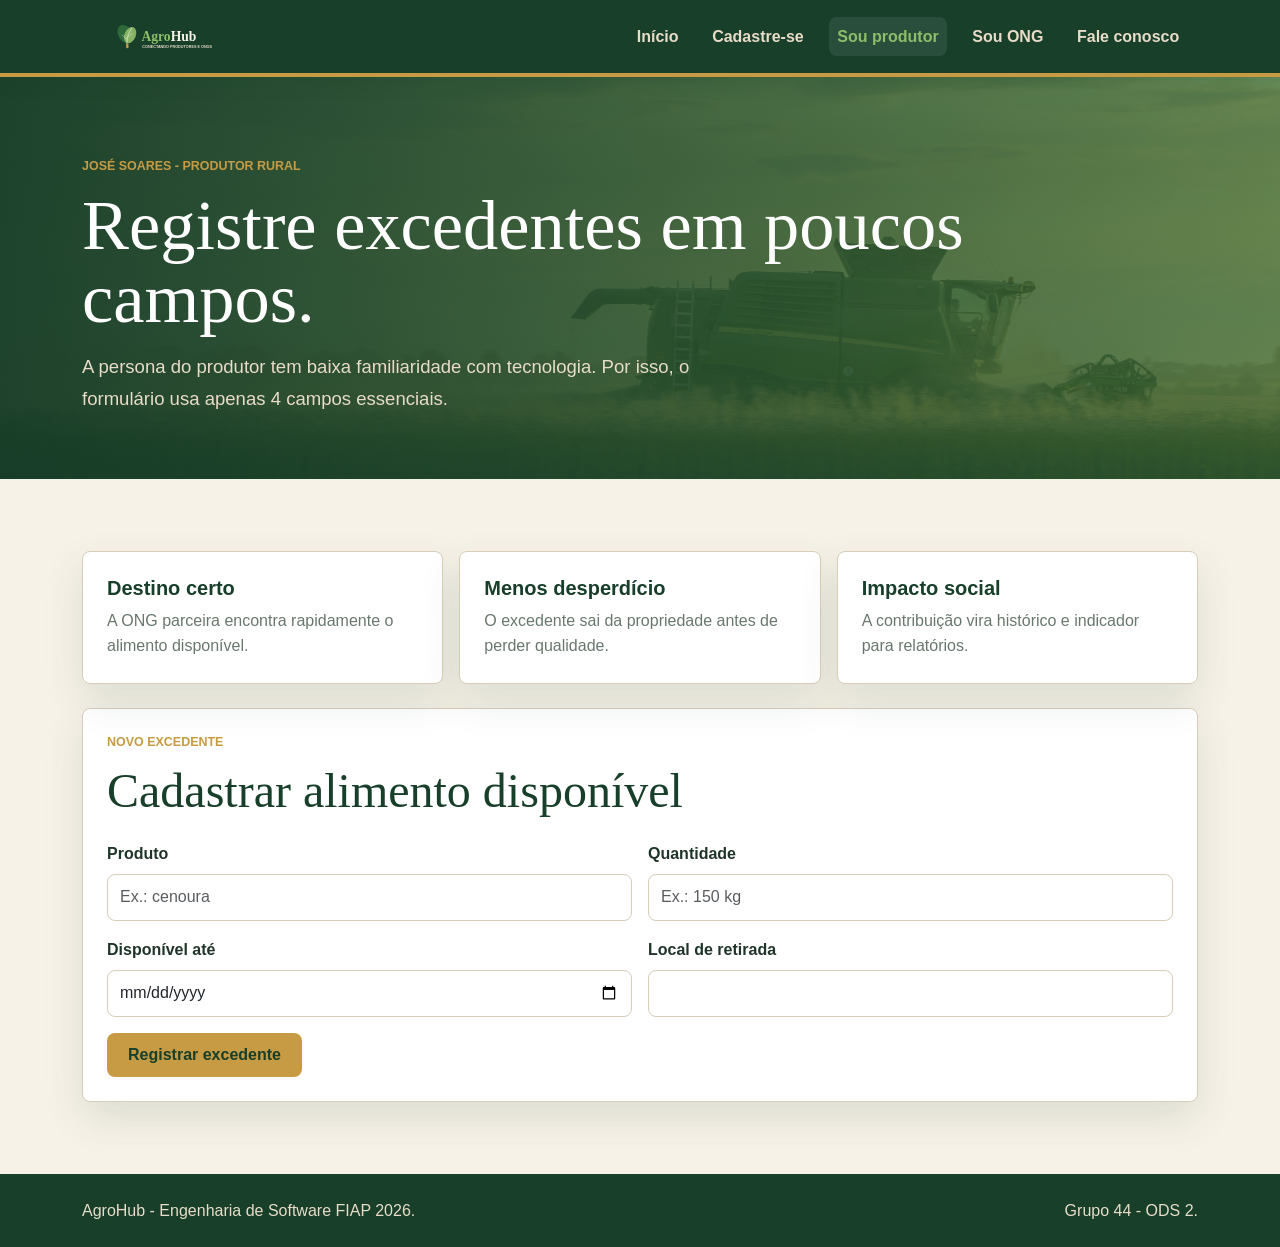
<file: produtor.html>
<!doctype html>
<html lang="pt-BR">
  <head>
    <meta charset="UTF-8" />
    <meta name="viewport" content="width=device-width, initial-scale=1.0" />
    <meta name="description" content="Painel do produtor rural na AgroHub." />
    <title>AgroHub | Sou produtor</title>
    <link
      href="https://cdn.jsdelivr.net/npm/bootstrap@5.3.3/dist/css/bootstrap.min.css"
      rel="stylesheet"
    />
    <link rel="stylesheet" href="css/agrohub.css" />
  </head>
  <body class="ah-page">
    <!-- Menu principal usado em todas as páginas do site. -->
    <nav class="navbar navbar-expand-lg navbar-dark ah-navbar">
      <div class="container">
        <a class="navbar-brand" href="index.html" aria-label="AgroHub - Início">
          <img class="ah-logo" src="img/agrohub_logo.svg" alt="AgroHub" />
        </a>
        <button
          class="navbar-toggler ah-nav-toggle"
          type="button"
          data-bs-toggle="collapse"
          data-bs-target="#ahNavbar"
          aria-controls="ahNavbar"
          aria-expanded="false"
          aria-label="Abrir menu"
        >
          <span class="navbar-toggler-icon"></span>
        </button>
        <div class="collapse navbar-collapse" id="ahNavbar">
          <div class="navbar-nav ms-auto gap-lg-3">
            <a class="ah-nav-link" href="index.html">Início</a>
            <a class="ah-nav-link" href="cadastro.html">Cadastre-se</a>
            <a class="ah-nav-link" href="produtor.html">Sou produtor</a>
            <a class="ah-nav-link" href="ong.html">Sou ONG</a>
            <a class="ah-nav-link" href="contato.html">Fale conosco</a>
          </div>
        </div>
      </div>
    </nav>

    <main>
      <!-- Perfil do produtor e objetivo da página. -->
      <section class="ah-page-hero">
        <div class="container">
          <span class="ah-eyebrow">José Soares - Produtor rural</span>
          <h1 class="ah-title mb-3">Registre excedentes em poucos campos.</h1>
          <p class="ah-lead mb-0">
            A persona do produtor tem baixa familiaridade com tecnologia. Por
            isso, o formulário usa apenas 4 campos essenciais.
          </p>
        </div>
      </section>

      <!-- Benefícios resumidos antes do formulário. -->
      <section class="ah-section">
        <div class="container">
          <div class="row g-3 mb-4">
            <div class="col-md-4">
              <article class="ah-card">
                <h2 class="ah-card-title h5">Destino certo</h2>
                <p class="ah-text-muted mb-0">
                  A ONG parceira encontra rapidamente o alimento disponível.
                </p>
              </article>
            </div>
            <div class="col-md-4">
              <article class="ah-card">
                <h2 class="ah-card-title h5">Menos desperdício</h2>
                <p class="ah-text-muted mb-0">
                  O excedente sai da propriedade antes de perder qualidade.
                </p>
              </article>
            </div>
            <div class="col-md-4">
              <article class="ah-card">
                <h2 class="ah-card-title h5">Impacto social</h2>
                <p class="ah-text-muted mb-0">
                  A contribuição vira histórico e indicador para relatórios.
                </p>
              </article>
            </div>
          </div>

          <!-- Formulário principal do produtor, com quatro campos essenciais. -->
          <div class="ah-panel">
            <span class="ah-eyebrow">Novo excedente</span>
            <h2 class="ah-section-title mb-4">Cadastrar alimento disponível</h2>
            <form data-ah-form novalidate>
              <div class="row g-3">
                <div class="col-md-6">
                  <label class="form-label fw-bold" for="produto"
                    >Produto</label
                  >
                  <input
                    class="form-control ah-form-control"
                    id="produto"
                    name="produto"
                    type="text"
                    placeholder="Ex.: cenoura"
                    required
                  />
                  <div class="invalid-feedback">
                    Informe o produto disponível.
                  </div>
                </div>
                <div class="col-md-6">
                  <label class="form-label fw-bold" for="quantidade"
                    >Quantidade</label
                  >
                  <input
                    class="form-control ah-form-control"
                    id="quantidade"
                    name="quantidade"
                    type="text"
                    placeholder="Ex.: 150 kg"
                    required
                  />
                  <div class="invalid-feedback">
                    Informe a quantidade aproximada.
                  </div>
                </div>
                <div class="col-md-6">
                  <label class="form-label fw-bold" for="validade"
                    >Disponível até</label
                  >
                  <input
                    class="form-control ah-form-control"
                    id="validade"
                    name="validade"
                    type="date"
                    required
                  />
                  <div class="invalid-feedback">
                    Informe até quando o alimento estará disponível.
                  </div>
                </div>
                <div class="col-md-6">
                  <label class="form-label fw-bold" for="retirada"
                    >Local de retirada</label
                  >
                  <input
                    class="form-control ah-form-control"
                    id="retirada"
                    name="retirada"
                    type="text"
                    autocomplete="street-address"
                    required
                  />
                  <div class="invalid-feedback">
                    Informe o local de retirada.
                  </div>
                </div>
                <div class="col-12">
                  <p class="ah-success d-none p-3 mb-3" data-form-success>
                    Excedente registrado com sucesso.
                  </p>
                  <button class="ah-btn" type="submit">
                    Registrar excedente
                  </button>
                </div>
              </div>
            </form>
          </div>
        </div>
      </section>
    </main>

    <!-- Rodapé simples, repetido nas demais páginas. -->
    <footer class="ah-footer py-4">
      <div
        class="container d-flex flex-column flex-md-row justify-content-between gap-2"
      >
        <p>AgroHub - Engenharia de Software FIAP 2026.</p>
        <p>Grupo 44 - ODS 2.</p>
      </div>
    </footer>

    <script src="js/main.js" defer></script>
    <script src="https://cdn.jsdelivr.net/npm/bootstrap@5.3.3/dist/js/bootstrap.bundle.min.js" defer></script>
  </body>
</html>
</file>
<file: css/agrohub.css>
/* AgroHub - estilos globais
   Este arquivo concentra a identidade visual, os componentes e os
   ajustes responsivos usados nas cinco páginas do projeto. */

/* Paleta, medidas e sombras usadas de forma consistente no site. */
:root {
    --ah-green-900: #173f2a;
    --ah-green-700: #2f6b3d;
    --ah-green-300: #8fbd69;
    --ah-gold: #c79b43;
    --ah-cream: #f7f2e8;
    --ah-sand: #e8dcc8;
    --ah-white: #ffffff;
    --ah-text: #20352a;
    --ah-muted: #68786d;
    --ah-border: #d8cdbb;
    --ah-danger: #9a5b16;
    --ah-radius: 0.5rem;
    --ah-shadow: 0 1rem 2.5rem rgba(23, 63, 42, 0.12);
}

/* Base da página e pequenos ajustes de acessibilidade. */
* {
    box-sizing: border-box;
}

html {
    scroll-behavior: smooth;
}

body {
    color: var(--ah-text);
    background: var(--ah-cream);
    font-family: Arial, Helvetica, sans-serif;
    line-height: 1.6;
    overflow-x: hidden;
}

p,
h1,
h2,
h3 {
    overflow-wrap: break-word;
}

:focus-visible {
    outline: 0.2rem solid rgba(199, 155, 67, 0.55);
    outline-offset: 0.2rem;
}

.ah-page {
    min-height: 100vh;
}

/* Menu principal. */
.ah-navbar {
    position: sticky;
    top: 0;
    z-index: 1030;
    background: var(--ah-green-900);
    border-bottom: 0.25rem solid var(--ah-gold);
    box-shadow: 0 0.35rem 1rem rgba(23, 63, 42, 0.16);
}

.ah-navbar .container {
    display: flex;
    align-items: center;
    gap: 1rem;
    width: min(100% - 1.5rem, 1120px);
    margin-inline: auto;
}

.ah-logo {
    width: 10rem;
    height: auto;
}

.ah-nav-link {
    display: inline-flex;
    align-items: center;
    min-height: 2.4rem;
    padding: 0 0.55rem;
    color: var(--ah-sand);
    border-radius: var(--ah-radius);
    font-weight: 700;
    text-decoration: none;
    transition: color 0.2s ease, background 0.2s ease;
}

.ah-nav-link:hover,
.ah-nav-link.active {
    color: var(--ah-green-300);
    background: rgba(255, 255, 255, 0.08);
}

.ah-nav-toggle {
    display: none;
    color: var(--ah-sand);
    border-color: rgba(232, 220, 200, 0.45);
    border-style: solid;
    border-width: 1px;
    border-radius: 0.35rem;
    padding: 0.5rem 0.65rem;
    background: transparent;
}

.ah-nav-toggle .navbar-toggler-icon {
    display: block;
    width: 1.35rem;
    height: 1rem;
    background-image:
        linear-gradient(currentColor, currentColor),
        linear-gradient(currentColor, currentColor),
        linear-gradient(currentColor, currentColor);
    background-position: 0 0, 0 50%, 0 100%;
    background-repeat: no-repeat;
    background-size: 100% 0.12rem;
}

.ah-nav-toggle:focus {
    box-shadow: 0 0 0 0.2rem rgba(199, 155, 67, 0.35);
}

/* Fallback visual caso o Bootstrap demore a aplicar o menu mobile. */
@media (max-width: 991.98px) {
    .ah-nav-toggle {
        display: flex;
        align-items: center;
        justify-content: center;
        margin-left: auto;
    }

    .ah-navbar .navbar-collapse:not(.show) {
        display: none;
    }
}

/* Áreas de destaque no topo das páginas. */
.ah-hero,
.ah-page-hero {
    color: var(--ah-sand);
    background:
        linear-gradient(90deg, rgba(23, 63, 42, 0.96), rgba(47, 107, 61, 0.72)),
        url("../img/hero_bg.jpg") center / cover;
}

.ah-hero {
    min-height: 36rem;
    display: flex;
    align-items: center;
}

.ah-page-hero {
    padding: 5rem 0 4rem;
}

/* Titulos, chamadas e textos de apoio. */
.ah-eyebrow {
    display: block;
    margin-bottom: 0.75rem;
    color: var(--ah-gold);
    font-size: 0.78rem;
    font-weight: 800;
    letter-spacing: 0;
    text-transform: uppercase;
}

.ah-title {
    color: var(--ah-white);
    font-family: Georgia, "Times New Roman", serif;
    font-size: 4.4rem;
    line-height: 1.04;
    overflow-wrap: break-word;
}

.ah-section-title {
    color: var(--ah-green-900);
    font-family: Georgia, "Times New Roman", serif;
    font-size: 3rem;
    line-height: 1.08;
}

.ah-lead {
    max-width: 43rem;
    color: var(--ah-sand);
    font-size: 1.16rem;
    line-height: 1.7;
    overflow-wrap: anywhere;
}

.ah-text-muted {
    color: var(--ah-muted);
}

/* Seções principais. */
.ah-section {
    padding: 4.5rem 0;
}

.ah-section-dark {
    color: var(--ah-sand);
    background: var(--ah-green-900);
}

.ah-section-dark .ah-section-title {
    color: var(--ah-sand);
}

/* Cards, paineis e blocos de dados reaproveitados nas telas. */
.ah-card,
.ah-stat,
.ah-panel,
.ah-list-item {
    background: var(--ah-white);
    border: 1px solid var(--ah-border);
    border-radius: var(--ah-radius);
    box-shadow: var(--ah-shadow);
}

.ah-card {
    height: 100%;
    padding: 1.5rem;
    transition: transform 0.2s ease, box-shadow 0.2s ease;
}

.ah-card:hover {
    box-shadow: 0 1.1rem 2.7rem rgba(23, 63, 42, 0.16);
    transform: translateY(-2px);
}

.ah-card-title {
    color: var(--ah-green-900);
    font-weight: 800;
}

.ah-step {
    display: inline-grid;
    place-items: center;
    width: 2.5rem;
    height: 2.5rem;
    margin-bottom: 1rem;
    color: var(--ah-green-900);
    background: var(--ah-green-300);
    border-radius: 50%;
    font-weight: 900;
}

/* Botões principais e secundários. */
.ah-btn {
    display: inline-flex;
    align-items: center;
    justify-content: center;
    min-height: 2.75rem;
    padding: 0 1.25rem;
    color: var(--ah-green-900);
    background: var(--ah-gold);
    border: 1px solid transparent;
    border-radius: var(--ah-radius);
    font-weight: 800;
    text-decoration: none;
    transition: transform 0.2s ease, background 0.2s ease;
}

.ah-btn:hover {
    color: var(--ah-green-900);
    background: #d7ab57;
    transform: translateY(-1px);
}

.ah-btn-outline {
    color: var(--ah-sand);
    background: transparent;
    border-color: rgba(232, 220, 200, 0.58);
}

.ah-btn-outline:hover {
    color: var(--ah-green-900);
    background: var(--ah-sand);
}

.ah-btn-sm {
    min-height: 2.25rem;
    padding: 0 0.9rem;
    font-size: 0.88rem;
}

.ah-btn:disabled {
    cursor: not-allowed;
    opacity: 0.7;
    transform: none;
}

.ah-btn-disabled,
.ah-btn-disabled:hover {
    cursor: not-allowed;
    opacity: 0.72;
    transform: none;
}

/* Indicadores numericos. */
.ah-stat {
    padding: 1.35rem;
    border-top: 0.25rem solid var(--ah-gold);
}

.ah-stat-number {
    display: block;
    color: var(--ah-green-900);
    font-family: Georgia, "Times New Roman", serif;
    font-size: 2.35rem;
    line-height: 1;
}

.ah-stat-label {
    color: var(--ah-muted);
    font-weight: 800;
}

/* Formulários e abas. */
.ah-panel {
    padding: 1.5rem;
}

.ah-tab {
    min-height: 2.65rem;
    padding: 0 1.1rem;
    color: var(--ah-green-900);
    background: var(--ah-cream);
    border: 1px solid var(--ah-border);
    border-radius: var(--ah-radius);
    font-weight: 800;
    transition: color 0.2s ease, background 0.2s ease, border-color 0.2s ease;
}

.ah-tab:hover {
    border-color: var(--ah-green-700);
}

.ah-tab.active {
    color: var(--ah-white);
    background: var(--ah-green-700);
    border-color: var(--ah-green-700);
}

.ah-panel-form {
    display: none;
}

.ah-panel-form:not(.d-none) {
    display: block;
}

.ah-form-control {
    min-height: 2.9rem;
    border-color: var(--ah-border);
    border-radius: var(--ah-radius);
}

.ah-form-control:focus {
    border-color: var(--ah-green-700);
    box-shadow: 0 0 0 0.2rem rgba(47, 107, 61, 0.14);
}

.ah-success {
    color: var(--ah-green-900);
    background: rgba(143, 189, 105, 0.22);
    border: 1px solid rgba(47, 107, 61, 0.22);
    border-radius: var(--ah-radius);
    line-height: 1.5;
}

/* Blocos da página Fale Conosco. */
.ah-contact-card {
    display: flex;
    align-items: flex-start;
    gap: 1rem;
    margin-bottom: 1rem;
    padding: 1.25rem;
    background: var(--ah-white);
    border: 1px solid var(--ah-border);
    border-radius: var(--ah-radius);
    box-shadow: var(--ah-shadow);
}

.ah-contact-icon {
    display: grid;
    place-items: center;
    width: 3rem;
    height: 3rem;
    flex-shrink: 0;
    color: var(--ah-gold);
    background: var(--ah-green-900);
    border-radius: var(--ah-radius);
    font-weight: 900;
}

.ah-contact-title {
    margin-bottom: 0.25rem;
    color: var(--ah-green-900);
    font-family: Arial, Helvetica, sans-serif;
    font-size: 0.85rem;
    font-weight: 900;
    letter-spacing: 0;
    text-transform: uppercase;
}

.ah-contact-card p,
.ah-contact-card a {
    margin: 0;
    color: var(--ah-text);
    text-decoration: none;
}

.ah-contact-card a:hover {
    color: var(--ah-green-700);
    text-decoration: underline;
}

.ah-contact-note,
.ah-required-note {
    color: var(--ah-muted);
    font-size: 0.85rem;
}

.ah-char-counter {
    margin-top: 0.35rem;
    color: var(--ah-muted);
    font-size: 0.8rem;
    text-align: right;
}

.ah-char-counter.warning {
    color: var(--ah-danger);
    font-weight: 800;
}

.ah-check {
    padding: 1rem 1rem 1rem 2.75rem;
    background: var(--ah-cream);
    border: 1px solid var(--ah-border);
    border-radius: var(--ah-radius);
}

.ah-section-soft {
    background: var(--ah-sand);
}

/* Simulador de impacto usado como funcionalidade nova da Fase 4. */
.ah-impact-tool {
    border-top: 0.25rem solid var(--ah-gold);
}

.ah-impact-result {
    display: grid;
    grid-template-columns: repeat(3, minmax(0, 1fr));
    gap: 1rem;
}

.ah-impact-result div {
    padding: 1rem;
    background: var(--ah-cream);
    border: 1px solid var(--ah-border);
    border-radius: var(--ah-radius);
}

.ah-impact-result strong {
    display: block;
    color: var(--ah-green-900);
    font-family: Georgia, "Times New Roman", serif;
    font-size: 2rem;
    line-height: 1;
}

.ah-impact-result span {
    display: block;
    margin-top: 0.35rem;
    color: var(--ah-muted);
    font-weight: 800;
}

.ah-pitch-card {
    height: 100%;
    padding: 1.35rem;
    color: var(--ah-text);
    background: var(--ah-white);
    border: 1px solid rgba(232, 220, 200, 0.35);
    border-radius: var(--ah-radius);
    box-shadow: var(--ah-shadow);
}

.ah-faq .accordion-item {
    margin-bottom: 0.75rem;
    overflow: hidden;
    background: var(--ah-white);
    border: 1px solid var(--ah-border);
    border-radius: var(--ah-radius);
}

.ah-faq .accordion-button {
    color: var(--ah-green-900);
    background: var(--ah-white);
    font-weight: 800;
}

.ah-faq .accordion-button:not(.collapsed) {
    color: var(--ah-white);
    background: var(--ah-green-900);
    box-shadow: none;
}

.ah-faq .accordion-button:focus {
    box-shadow: 0 0 0 0.2rem rgba(47, 107, 61, 0.16);
}

.ah-faq .accordion-body {
    color: var(--ah-muted);
    line-height: 1.7;
}

.ah-contact-cta {
    padding: 3.5rem 0;
    color: var(--ah-sand);
    background: var(--ah-green-900);
    border-top: 0.2rem solid var(--ah-gold);
}

.ah-contact-cta .ah-section-title {
    color: var(--ah-sand);
}

.ah-contact-cta p {
    color: rgba(232, 220, 200, 0.82);
}

/* Listas usadas no painel da ONG. */
.ah-list {
    display: grid;
    gap: 1rem;
}

.ah-list-item {
    display: grid;
    grid-template-columns: 3rem minmax(0, 1fr) auto auto;
    align-items: center;
    gap: 1rem;
    padding: 1rem;
    transition: background 0.2s ease, border-color 0.2s ease;
}

.ah-list-item.d-none {
    display: none;
}

.ah-list-item.is-scheduled {
    border-color: rgba(47, 107, 61, 0.35);
    background: rgba(143, 189, 105, 0.14);
}

.ah-item-icon {
    display: grid;
    place-items: center;
    width: 3rem;
    height: 3rem;
    color: var(--ah-green-900);
    background: var(--ah-cream);
    border-radius: var(--ah-radius);
    font-weight: 900;
}

.ah-item-title {
    margin-bottom: 0.2rem;
    color: var(--ah-green-900);
    font-weight: 900;
}

.ah-item-meta {
    margin: 0;
    color: var(--ah-muted);
    font-size: 0.92rem;
}

.ah-badge {
    display: inline-flex;
    align-items: center;
    justify-content: center;
    min-height: 1.75rem;
    padding: 0 0.65rem;
    border-radius: 999px;
    font-size: 0.78rem;
    font-weight: 900;
    white-space: nowrap;
}

.ah-badge-success {
    color: var(--ah-green-700);
    background: rgba(143, 189, 105, 0.2);
}

.ah-badge-warning {
    color: var(--ah-danger);
    background: rgba(199, 155, 67, 0.22);
}

.ah-badge-muted {
    color: var(--ah-muted);
    background: var(--ah-cream);
}

/* Estado vazio exibido quando os filtros não encontram resultados. */
.ah-empty {
    display: none;
    padding: 1rem;
    color: var(--ah-muted);
    background: var(--ah-white);
    border: 1px dashed var(--ah-border);
    border-radius: var(--ah-radius);
    text-align: center;
}

.ah-empty.show {
    display: block;
}

/* Barras de progresso dos indicadores de impacto. */
.ah-progress {
    height: 0.55rem;
    overflow: hidden;
    background: rgba(255, 255, 255, 0.16);
    border-radius: 999px;
}

.ah-progress-bar {
    display: block;
    height: 100%;
    background: var(--ah-gold);
}

.ah-w-72 {
    width: 72%;
}

.ah-w-85 {
    width: 85%;
}

/* Rodapé padrão. */
.ah-footer {
    color: var(--ah-sand);
    background: var(--ah-green-900);
}

.ah-footer p {
    margin: 0;
}

/* Ajustes para telas pequenas. */
@media (max-width: 991.98px) {
    .ah-navbar .container {
        padding-block: 0.35rem;
    }

    .ah-navbar .navbar-collapse.show {
        padding: 0.75rem 0 0.35rem;
    }

    .ah-nav-link {
        width: 100%;
        min-height: 2.75rem;
        padding: 0 0.75rem;
    }

    .ah-title {
        font-size: 3.25rem;
    }

    .ah-section-title {
        font-size: 2.45rem;
    }

    .ah-list-item {
        grid-template-columns: 3rem minmax(0, 1fr);
    }

    .ah-list-item .ah-badge,
    .ah-list-item .ah-btn {
        grid-column: 2;
        width: fit-content;
    }

    .ah-impact-result {
        grid-template-columns: 1fr;
    }
}

@media (max-width: 767.98px) {
    .ah-logo {
        width: 8.4rem;
    }

    .ah-hero {
        min-height: auto;
        padding: 5rem 0;
    }

    .ah-title {
        width: 100%;
        max-width: 23rem;
        font-size: 2.25rem;
        line-height: 1.12;
        white-space: normal;
        word-break: break-word;
    }

    .ah-section-title {
        font-size: 1.75rem;
        line-height: 1.14;
        overflow-wrap: anywhere;
    }

    .ah-lead {
        width: 100%;
        max-width: 23rem;
        font-size: 0.95rem;
        white-space: normal;
        word-break: break-word;
    }

    .fs-5 {
        font-size: 1rem !important;
    }

    .ah-section {
        padding: 3.25rem 0;
    }

    .ah-btn {
        width: min(100%, 23rem);
    }

    .ah-stat-number {
        font-size: 1.9rem;
    }
}

@media (prefers-reduced-motion: reduce) {
    html {
        scroll-behavior: auto;
    }

    .ah-btn,
    .ah-card,
    .ah-nav-link,
    .ah-tab {
        transition: none;
    }

    .ah-btn:hover,
    .ah-card:hover {
        transform: none;
    }
}
</file>
